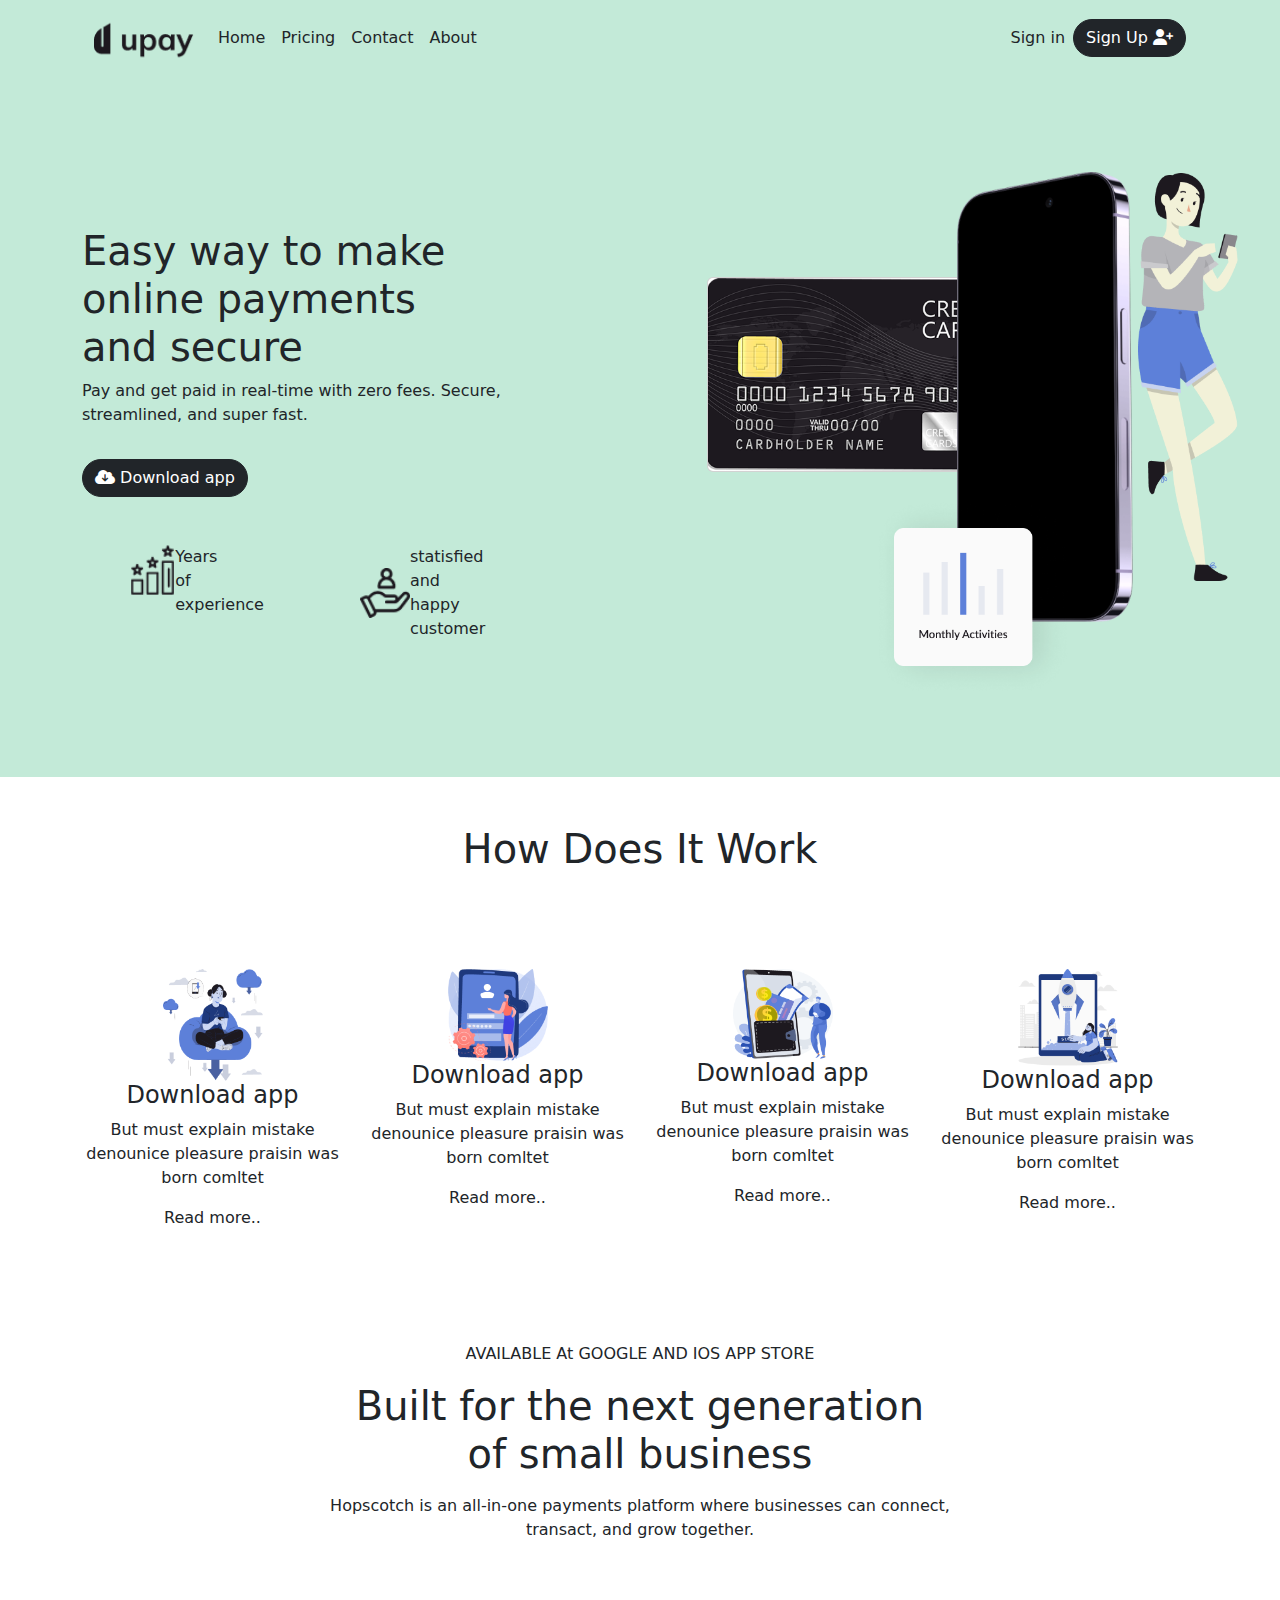
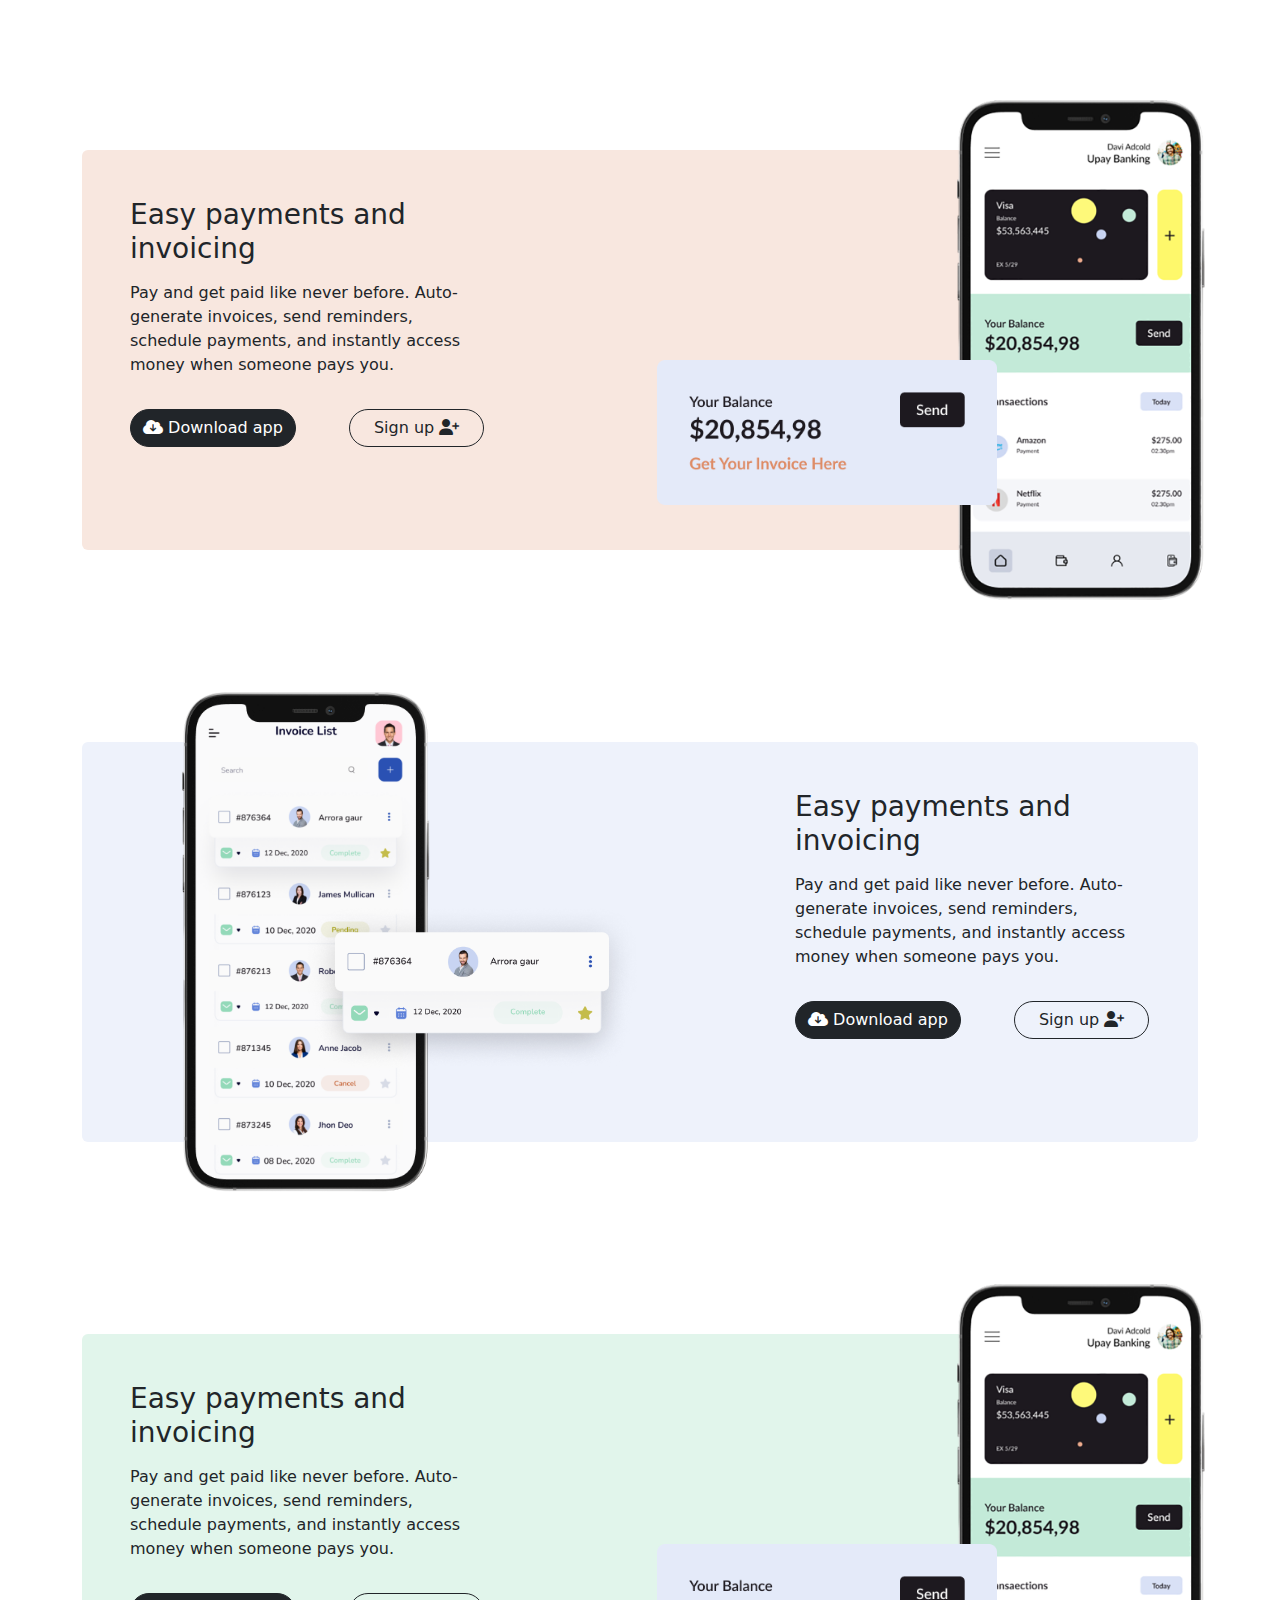
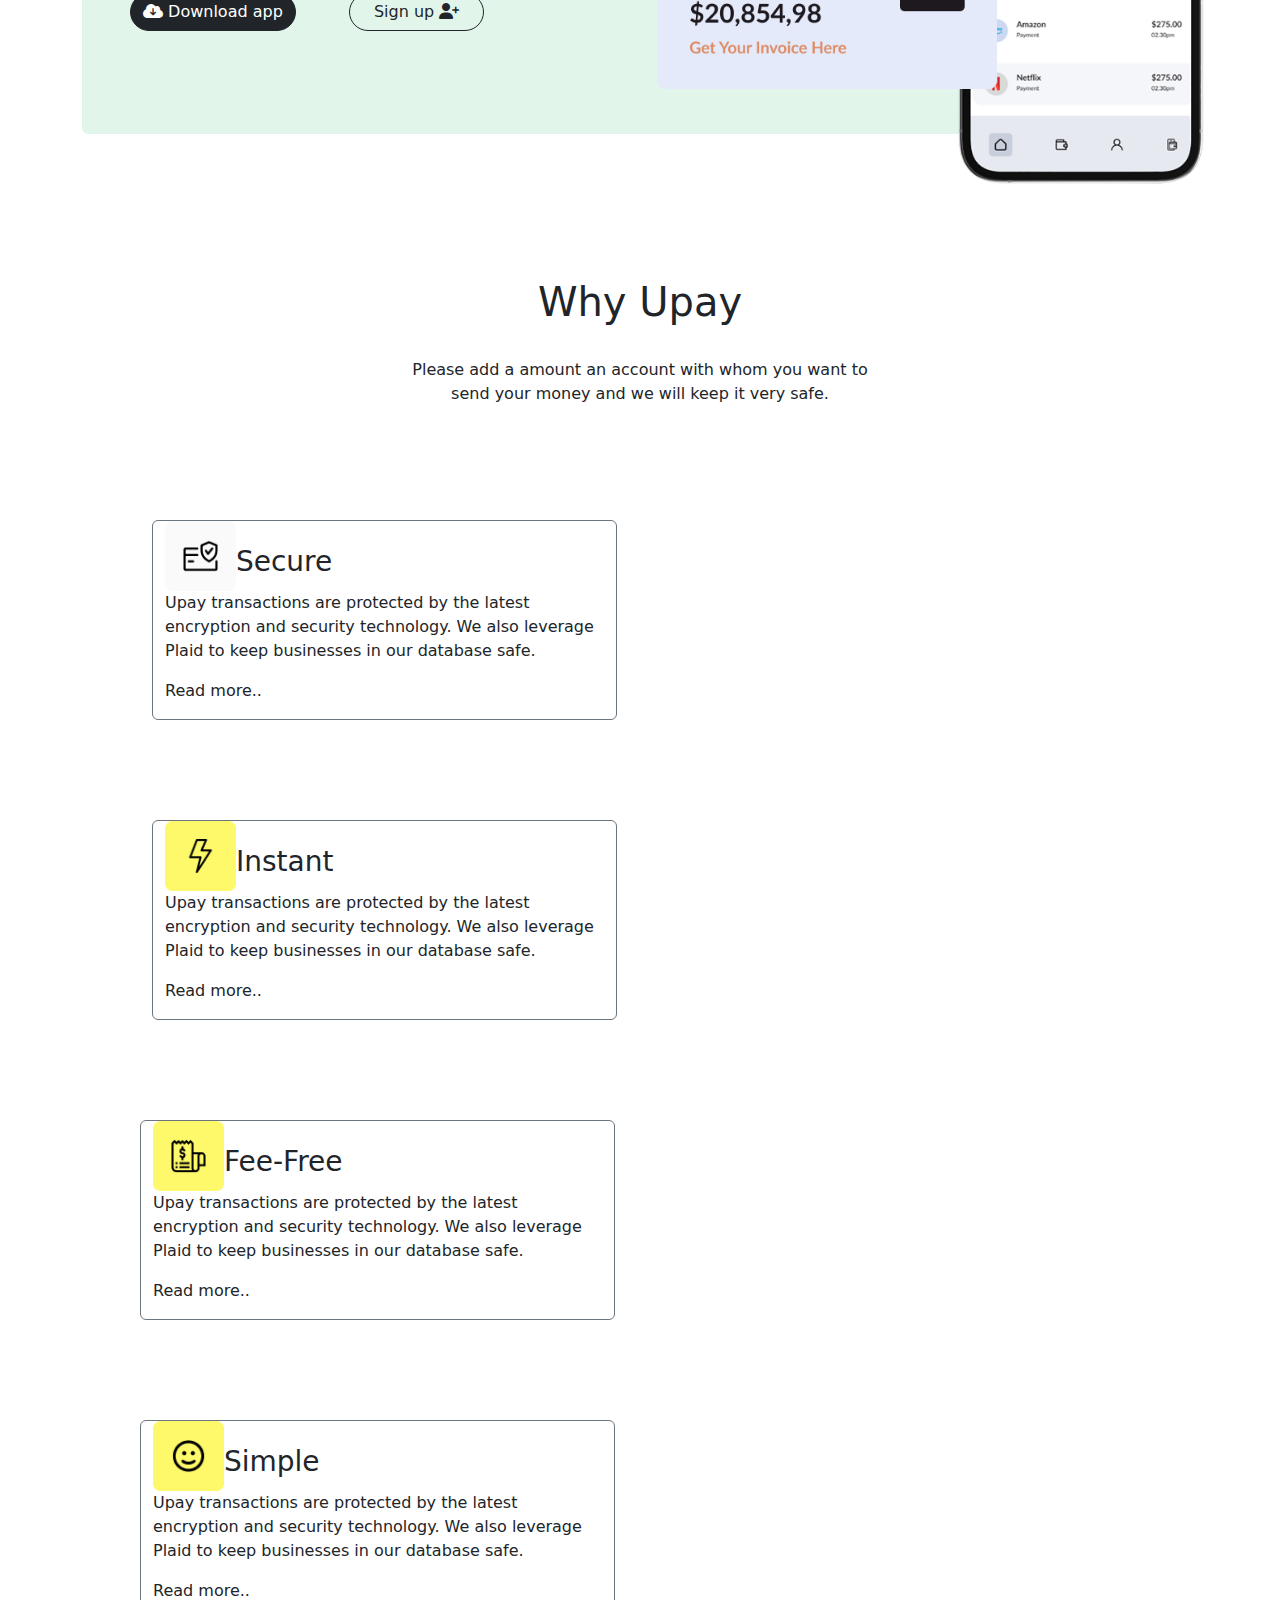
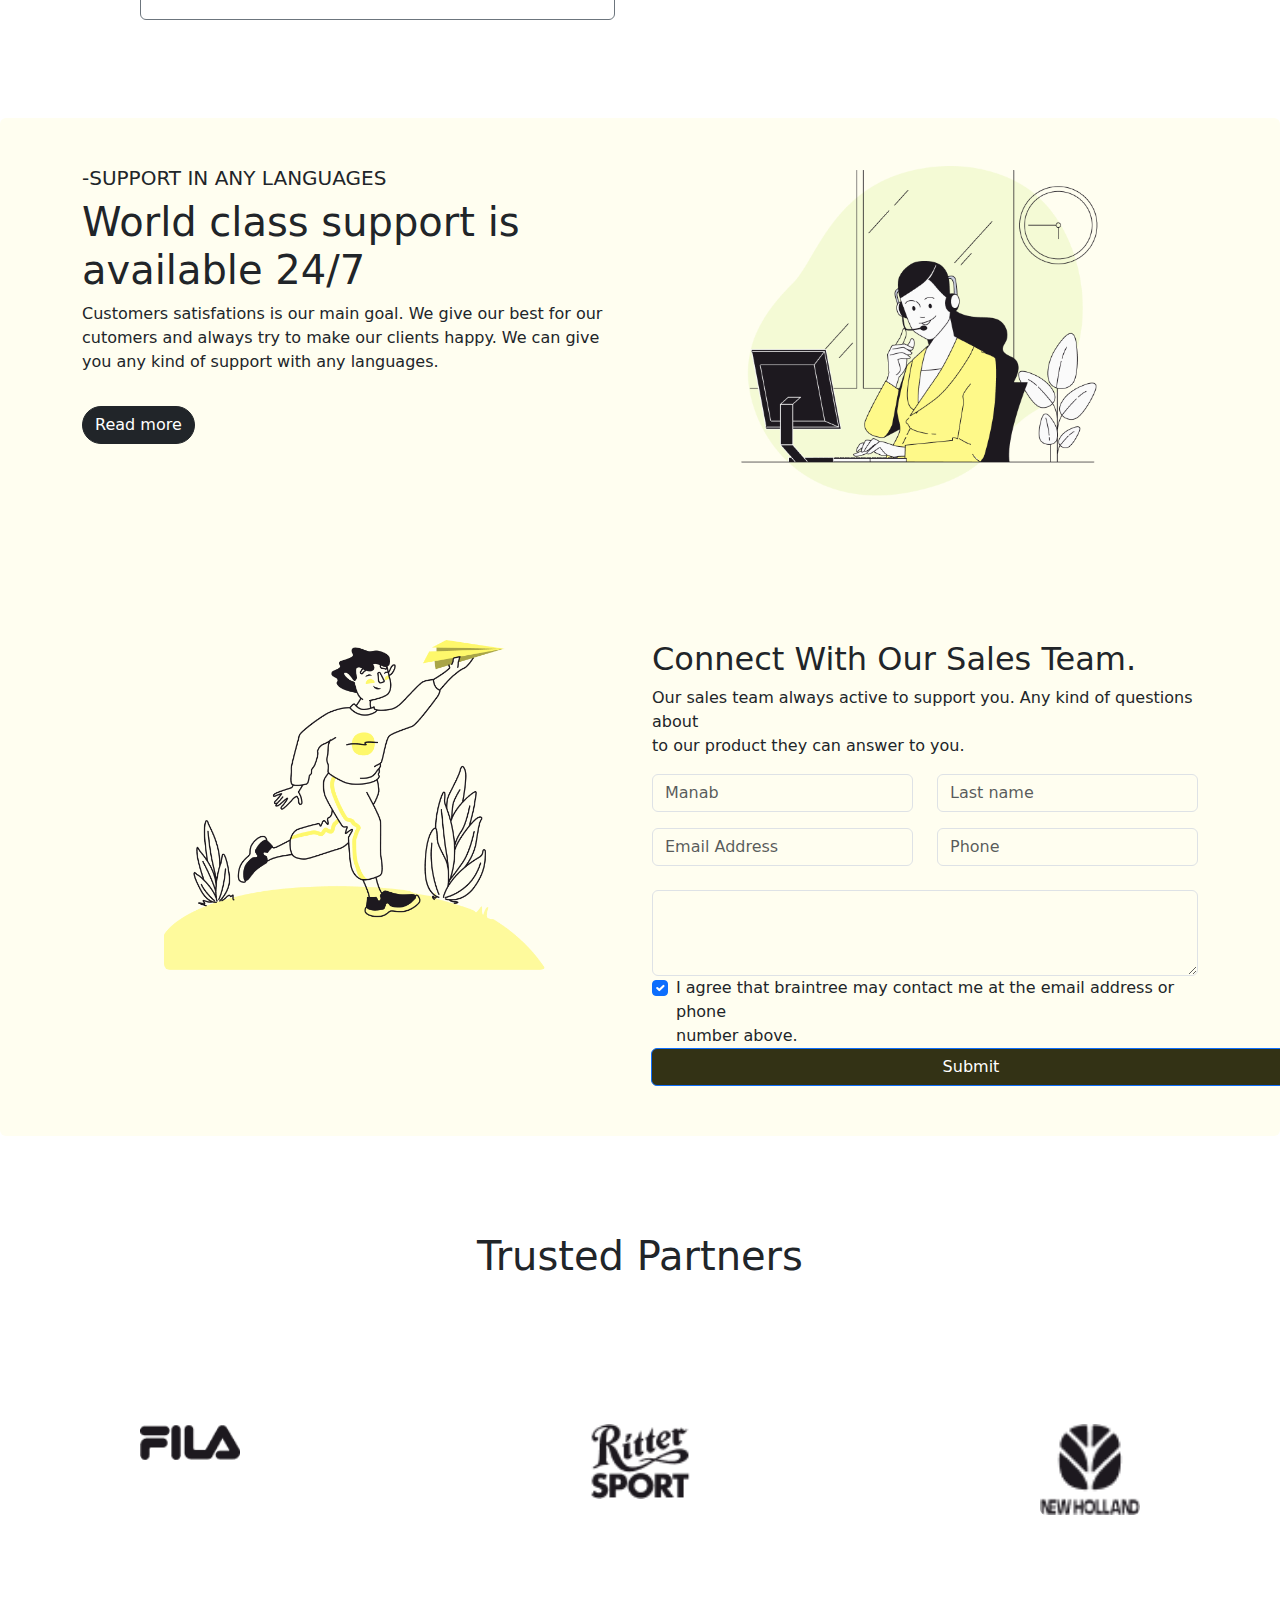
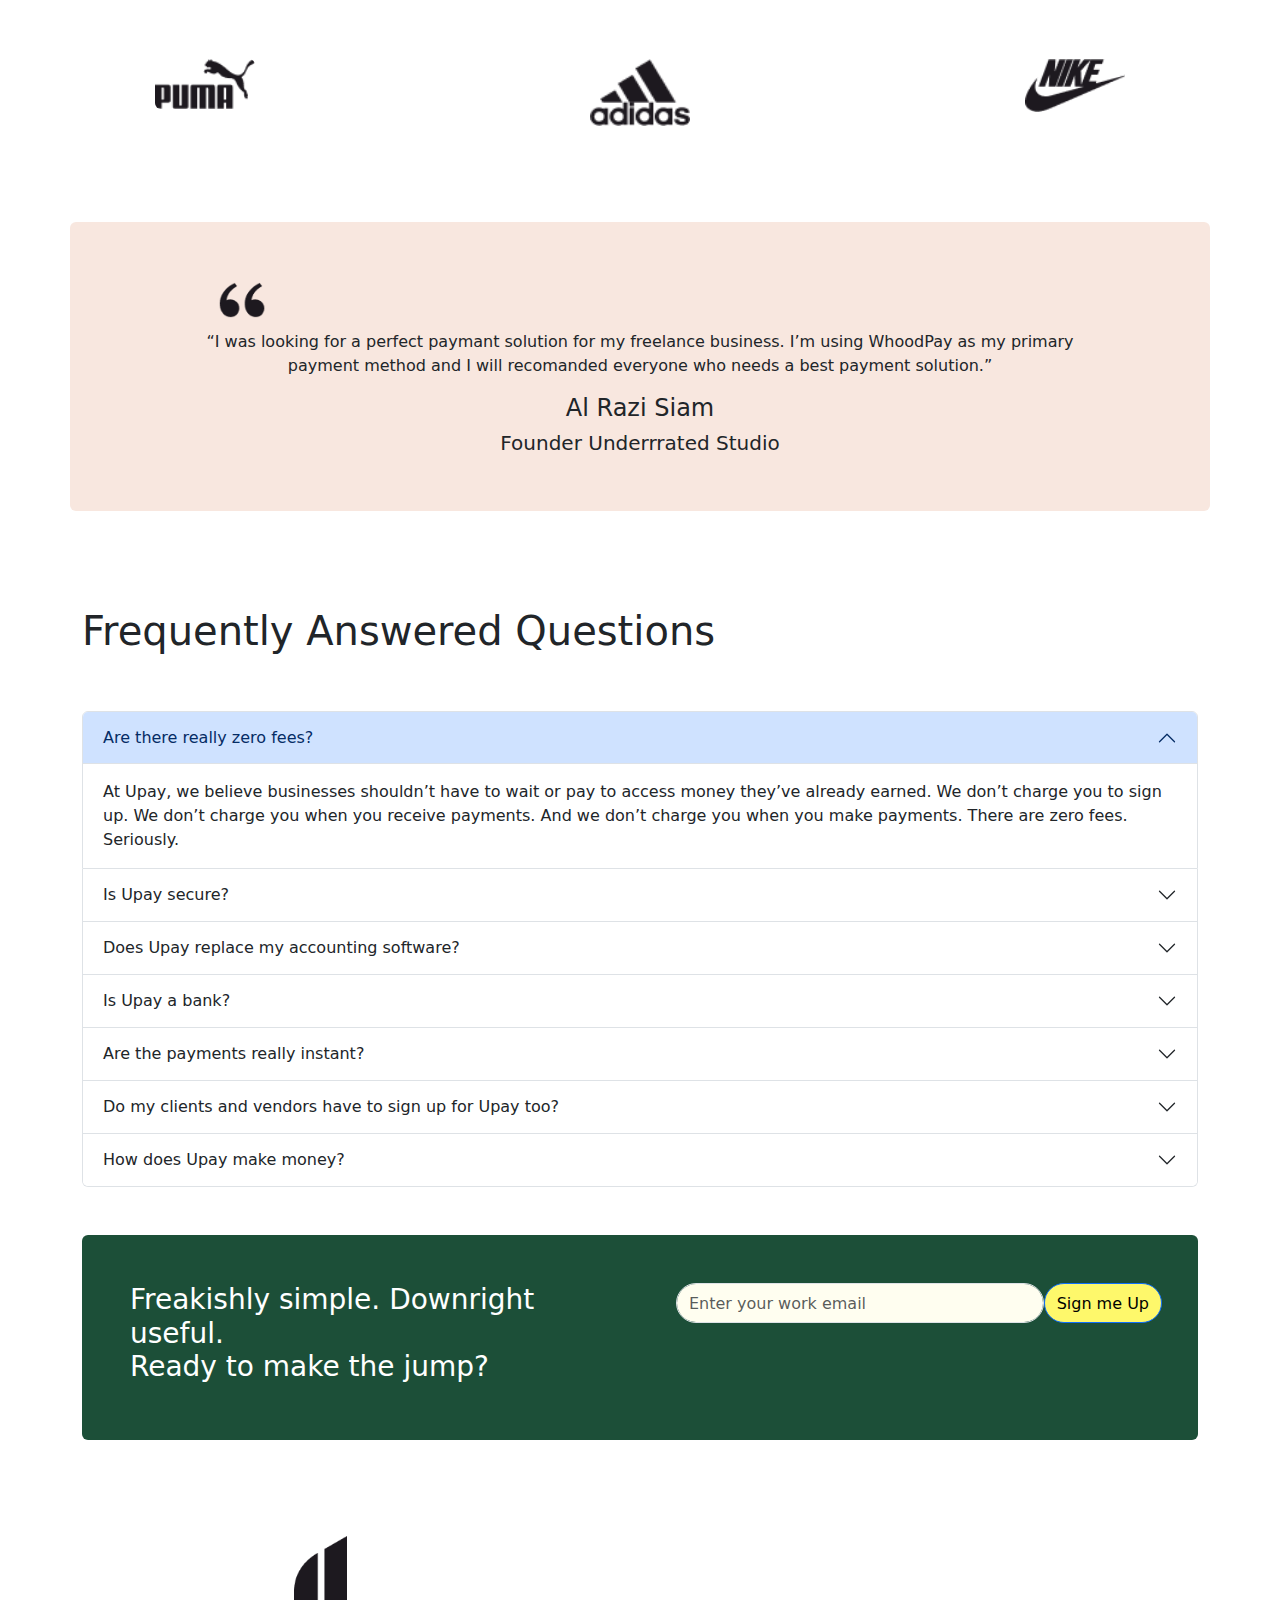
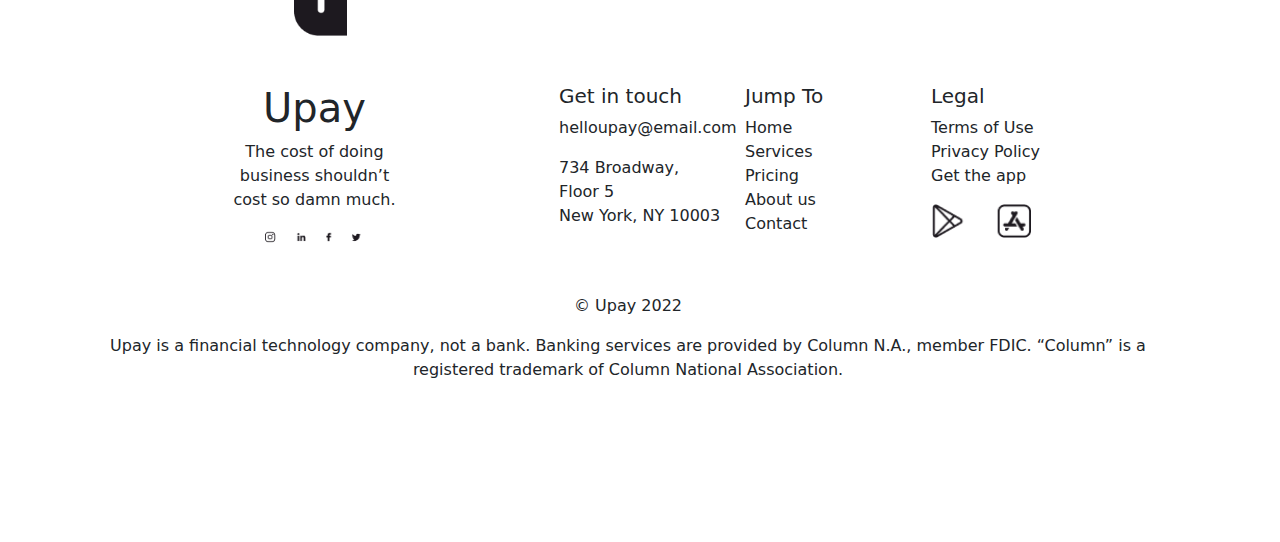
<file: index.html>
<!DOCTYPE html>
<html lang="en">
<head>
    <meta charset="UTF-8">
    <meta name="viewport" content="width=device-width, initial-scale=1.0">
    <title>Document</title>
    <link rel="stylesheet" href="https://cdnjs.cloudflare.com/ajax/libs/font-awesome/6.5.2/css/all.min.css">
    <link rel="stylesheet" href="style.css">
    <link href="https://cdn.jsdelivr.net/npm/bootstrap@5.3.3/dist/css/bootstrap.min.css" rel="stylesheet" integrity="sha384-QWTKZyjpPEjISv5WaRU9OFeRpok6YctnYmDr5pNlyT2bRjXh0JMhjY6hW+ALEwIH" crossorigin="anonymous">
   
  </head>
</head>
<body>
 
 <div class="hero">
   <div class="container">

    <nav class="navbar navbar-expand-lg navbar-light">
      <div class="container">
        <a class="navbar-brand" href="#">
          <img src="img/Logo.png" alt="" />
        </a>
        <button
          class="navbar-toggler "
          type="button"
          data-bs-toggle="collapse"
          data-bs-target="#navbarSupportedContent"
          aria-controls="navbarSupportedContent"
          aria-expanded="false"
          aria-label="Toggle navigation"
        >
          <span class="navbar-toggler-icon"></span>
        </button>
        <div class="collapse navbar-collapse" id="navbarSupportedContent">
          <ul class="navbar-nav  br-3 mb-lg-0">
            <li class="nav-item">
              <a class="nav-link text-dark" href="#">Home</a>
            </li>
            
            <li class="nav-item">
              <a class="nav-link text-dark" href="#" id="prii">Pricing</a>
            </li>
           
            <li class="nav-item">
              <a class="nav-link text-dark" href="#" id="contact-link"> Contact</a>
            </li>
            <li class="nav-item">
              <a class="nav-link text-dark" href="#" id="abouu">About</a>
            </li>
          </ul>
          <ul class="navbar-nav ms-auto mb-2 mb-lg-0">
          <li class="nav-item">
            <a class="nav-link bl-3 text-dark " data-toggle="collapse" href="signin.html">Sign in</a>
          </li></ul>
          <a href="signup.html" class="btn  btn-dark text-capitalize rounded-pill"
            >Sign up <i class="fa-solid fa-user-plus"></i></a>
        </div>
      </div>
    </nav>
  </div>
</div>
<div class="hero1">
  <div class="container">

    <div class="row">
      <div class="samer col-lg-5 col-xs-12">
        <h1>Easy way to make  <br>online payments  <br>and secure</h1>
        <p>Pay and get paid in real-time with zero fees.
          Secure, streamlined, and super fast.</p>
          <button type="button" class="btn btn-dark rounded-pill mb-5 mt-3 "><i class="fa-solid fa-cloud-arrow-down"><a class="link-offset-2 link-underline link-underline-opacity-0 " id="ddddd" href="https://www.unpay.com/h5/en_US/index.html"target="_blank"></i> Download app</button></a>
          <div class="d-flex ">
            <div class="handd   mx-5"><img class="firsttt " src="img/firstt.png" alt="" ><p>Years <br> of experience</p></div>
              <div class="vr "></div>
             <div class="d-flex align-items-center  mx-5"> <p><img class="firsttt" src="img/hand.png" alt="" ><p>statisfied and  <br>happy customer</p>
            </div>
          </div>
      </div>
      <div class="col-lg-7 col-xs-12" id="resize">
        <img class="card" src="img/creaditcard1.png" alt="">
        <img class="iphone" src="img/iPhone-14-Pro.png" alt="">
        
        <img class="propa" src="img/Group.png" alt="">
        <img class="man" src="img/Frame 39.png" alt="">
    </div>
  </div>
</div>
   </div>
<div class="container">
  <div class="row">
    <h1 class="text-center mt-5 mb-5 " >How Does It Work</h1>
    <div class="col-lg-3  mt-5 mb-5 hover1">
      <img src="img/mobile1.png" class="rounded mx-auto d-block" alt="">
      <h4 class="text-center">Download app</h4>
      <p class="text-center">But must explain mistake denounice pleasure praisin was born comltet</p>
      <p class="text-center"><a href="#" class="text-decoration-none text-dark ">Read more..</a></p>
    </div>
    <div class="col-lg-3  mt-5 mb-5 hover1">
      <img src="img/Illustration.png" class="rounded mx-auto d-block" alt="">
      <h4 class="text-center">Download app</h4>
      <p class="text-center">But must explain mistake denounice pleasure praisin was born comltet</p>
      <p class="text-center"><a href="#" class="text-decoration-none text-dark">Read more..</a></p>
    </div>
    <div class="col-lg-3  mt-5 mb-5 hover1">
      <img src="img/Group (3).png" class="rounded mx-auto d-block" alt="">
      <h4 class="text-center">Download app</h4>
      <p class="text-center">But must explain mistake denounice pleasure praisin was born comltet</p>
      <p class="text-center"><a href="#" class="text-decoration-none text-dark">Read more..</a></p>
    </div>
    <div class="col-lg-3  mt-5 mb-5 hover1">
      <img src="img/Group (4).png" class="rounded mx-auto d-block" alt="">
      <h4 class="text-center">Download app</h4>
      <p class="text-center">But must explain mistake denounice pleasure praisin was born comltet</p>
      <p class="text-center"><a href="#" class="text-decoration-none text-dark">Read more..</a></p>
    </div>
  </div>
</div>
 
<div class="container  pt-5 pb-5">
  <p class="text-center">AVAILABLE At GOOGLE AND IOS APP STORE</p>
  <h1 class="text-center">Built for the next generation 
<br class="text-center">of small business  </h1>
<p class="text-center  mb-3 mt-3">Hopscotch is an all-in-one payments platform where businesses can connect, <br> 
  transact, and grow together.</p></div>
  
  <div class="container  mt-5 mb-5  pt-5 pb-5">
    <div class="section1 mt-5 rounded"  id="sec1">
  <div class="row">
    <div class="col-lg-5 ">
      <h3 class="mb-3 mt-5 mx-5 " id="pricc">Easy payments and
        invoicing</h3>
        <p class="mb-3 mt-3 ml-5 mx-5">Pay and get paid like never before. Auto-generate invoices, send reminders, schedule payments, and instantly access money when someone pays you.
        </p>
        <button type="button" class="btn btn-dark rounded-pill mb-5 mt-3 ml-3  mx-5 "><i class="fa-solid fa-cloud-arrow-down"><a class="link-offset-2 link-underline link-underline-opacity-0 " id="ddddd" href="https://www.unpay.com/h5/en_US/index.html"target="_blank"></i> Download app</button></a>
        <a href="signup.html" class="btn btn-outline-dark rounded-pill mb-5 mt-3  px-4 "
            >Sign up <i class="fa-solid fa-user-plus"></i></a>
    </div>
    <div class="col-lg-7 ">
      <div class="img1"><img src="img/iPhone 12 Pro1.png" alt=""></div>
      <div class="img2" ><img src="img/e7saa.png" alt=""></div>
  </div>
</div>
</div>
</div>
 
  <div class="container  mt-5 mb-5  pt-5 pb-5" id="sect2">
    <div class="section2 mt-5 rounded"  id="sec2">
      <div class="row mt-5">
      <div class="col-lg-7  ">
        <div class="img3"><img src="img/iPhone 12 Pro (Wooden Hands) 22.png" alt=""></div>
        <div class="img4" ><img src="img/Img (2.png" alt=""></div>
    </div>
    <div class="col-lg-5 ">
      <h3 class="mb-3 mt-5 mx-5">Easy payments and
        invoicing</h3>
        <p class="mb-3 mt-3 ml-5 mx-5">Pay and get paid like never before. Auto-generate invoices, send reminders, schedule payments, and instantly access money when someone pays you.
        </p>
        <button type="button" class="btn btn-dark rounded-pill mb-5 mt-3 ml-3  mx-5 "><i class="fa-solid fa-cloud-arrow-down"><a class="link-offset-2 link-underline link-underline-opacity-0 " id="ddddd" href="https://www.unpay.com/h5/en_US/index.html"target="_blank"></i> Download app</button></a>
        <a href="signup.html" class="btn btn-outline-dark rounded-pill mb-5 mt-3  px-4 "
            >Sign up <i class="fa-solid fa-user-plus"></i></a>
    </div>
  </div>
</div>
</div>

<div class="container mt-5 mb-5  pt-5 pb-5" >
  <div class="section3 mt-5 rounded"  id="sec1">
<div class="row">
  <div class="col-lg-5 ">
    <h3 class="mb-3 mt-5 mx-5">Easy payments and
      invoicing</h3>
      <p class="mb-3 mt-3 ml-5 mx-5">Pay and get paid like never before. Auto-generate invoices, send reminders, schedule payments, and instantly access money when someone pays you.
      </p>
      <button type="button" class="btn btn-dark rounded-pill mb-5 mt-3 ml-3  mx-5 "><i class="fa-solid fa-cloud-arrow-down"><a class="link-offset-2 link-underline link-underline-opacity-0 " id="ddddd" href="https://www.unpay.com/h5/en_US/index.html"target="_blank"></i> Download app</button></a>
      <a href="signup.html" class="btn btn-outline-dark rounded-pill mb-5 mt-3  px-4 "
          >Sign up <i class="fa-solid fa-user-plus"></i></a>
  </div>
  <div class="col-lg-7 ">
    <div class="img1"><img src="img/iPhone 12 Pro1.png" alt=""></div>
    <div class="img2" ><img src="img/e7saa.png" alt=""></div>
</div>
</div>
</div>
</div>

<div class="container ">
  <h1 class="text-center  pt-5 pb">Why Upay</h1>
  <p class="text-center  pt-4 pb-5">Please add a amount an account with whom you want to <br> send your money and we will keep it very safe.</p>
  <div class="container d-flex ">
  <div class="row">
    
    <div class="col-lg-5 col-xs-12 border border-secondary rounded pr-3 pl-2 " id="hov1">
      <div class="d-flex "><img src="img/Frame 751.png" id="imgs"  alt="">
      <h3 class="mt-4">Secure</h3></div>
      <p>Upay transactions are protected by the latest encryption and security technology. We also leverage Plaid to keep businesses in our database safe.</p>
      <p><a href="https://www.unpay.com/h5/en_US/index.html" class="text-decoration-none text-dark">Read more..</a></p>
    </div>
    
  
  <div class="col-lg-5  col-xs-12 border border-secondary rounded"  id="hov1">
    <div class="d-flex"><img src="img/Frame 751 (1).png" id="imgs" alt="">
    <h3 class="mt-4 ">Instant</h3></div>
    <p>Upay transactions are protected by the latest encryption and security technology. We also leverage Plaid to keep businesses in our database safe.</p>
    <p><a href="#" target="_blank" class="text-decoration-none text-dark">Read more..</a></p>
  </div>
  </div>
</div>
</div>
<div class="container d-flex mb-5">
  <div class="row ">
    
    <div class="col-lg-5  col-xs-12 border border-secondary rounded  pr-3 pl-2" id="hov1">
      <div class="d-flex"><img src="img/Frame 751 (2).png" id="imgs"  alt="">
      <h3 class="mt-4">Fee-Free</h3></div>
      <p>Upay transactions are protected by the latest encryption and security technology. We also leverage Plaid to keep businesses in our database safe.</p>
      <p><a href="#" class="text-decoration-none text-dark">Read more..</a></p>
    </div>
    
  
  <div class="col-lg-5  col-xs-12 border border-secondary rounded"id="hov1">
    <div class="d-flex"><img src="img/Frame 751 (3).png" id="imgs"  alt="">
    <h3 class="mt-4">Simple</h3></div>
    <p>Upay transactions are protected by the latest encryption and security technology. We also leverage Plaid to keep businesses in our database safe.</p>
    <p><a href="#" class="text-decoration-none text-dark">Read more..</a></p>
  </div>
  </div>
</div>
</div>
</div>

<div  class="rounded" id="colors">
<div class="container mt-5 mb-5">
  <div class="row pt-5 pb-5">
    <div class="col-lg-6 ">
      <h5>-SUPPORT IN ANY LANGUAGES</h5>
      <h1>World class support is <br>available 24/7</h1>
      <p>Customers satisfations is our main goal. We give our best for our <br> cutomers and always try to make our clients happy. We can give <br> you any kind of support with any languages.</p>
      <button type="button" class="btn btn-dark rounded-pill mb-5 mt-3" id="readmoree"> Read more</button>
    </div>
    <div class="col-lg-6 ">
      <div class="tabl"><img src="img/Table.png " class="rounded mx-auto d-block" alt=""></div>
    </div>
  </div>
</div>

<div class="container mt-5 mb-5">
  <div class="row  pt-5 pb-5">
    <div class="col-lg-6 ">
      <div class="tabl"><img src="img/suffex.png " class="rounded mx-auto d-block" alt=""></div>
    </div>
      <div class="col-lg-6  col-xs-12">
        <h2 class=" fooorm" id="fooorm">Connect With Our Sales Team.</h2>
        <p>Our sales team always active to support you. Any kind of questions about <br> to our product they can answer to you.</p>
        <form>
          <div class="row mb-3  col-xs-12">
            <div class="col ">
              <input type="text" class="form-control"  id="coloo" placeholder="Manab">
            </div>
            <div class="col">
              <input type="text" class="form-control"  id="coloo" placeholder="Last name">
            </div>
          </div>
            <div class="row">
              <div class="col">
                <input type="text" class="form-control"  id="coloo" placeholder="Email Address">
              </div>
              <div class="col">
                <input type="text" class="form-control" id="coloo" placeholder="Phone">
              </div>
          </div>
          <div class="form-group">
            <label for="exampleFormControlTextarea1" id="coloo"></label>
            <textarea class="form-control" id="coloo" rows="3"></textarea>
          </div>
          <div class="form-check">
            <input class="form-check-input" type="checkbox" value="" id="flexCheckChecked" checked>
            <label class="form-check-label" for="flexCheckChecked">
              I agree that braintree may contact me at the email address or phone <br> number above.
            </label>
            <button type="submit" class="btn btn-primary" id="submitt">Submit</button>
        </form>
    </div>
  </div>
</div>
</div></div>
<div class="container mt-5">
  <h1 class="text-center  pt-5 pb-5">Trusted Partners</h1>
  <div class="row mt-5 mb-5  pt-5 pb-5 ">
    <div class="col-lg-4 col-xs-12">
      <div class="logooo" id="lonew"> <a href="https://www.fila.com/"target="_blank"><img src="img/Logo 1.png " class="rounded mx-auto d-block" alt=""></a></div></div>
      <div class="col-lg-4 col-xs-12">
      <div class="logooo"><a href="https://www.ritter-sport.com/en"target="_blank"><img src="img/Logo (2).png" class="rounded mx-auto d-block" alt=""></a></div></div>
      <div class="col-lg-4 col-xs-12">
      <div class="logooo" id="loonew"><a href="https://www.newholland.com/splash"target="_blank"><img src="img/Logo (3).png " class="rounded mx-auto d-block" alt=""></a></div></div>
    </div>
  </div>
  <div class="row mt-5 mb-5  pt-5 pb-5 ">
    <div class="col-lg-4  col-xs-12">
      <div class="logooo"><a href="https://sa.puma.com/en/?gad_source=1&gclid=Cj0KCQjwjLGyBhCYARIsAPqTz1-SVA5NV3Phdo4B_u4XgFo_-WPZuI7tUK7norv7wqwWCf_8LuFtdjQaAuh-EALw_wcB"target="_blank"><img src="img/Logo (4).png " class="rounded mx-auto d-block" alt=""></a></div></div>
      <div class="col-lg-4  col-xs-12">
      <div class="logooo"><a href="https://www.adidas.com/us"target="_blank"><img src="img/Logo (5).png" class="rounded mx-auto d-block" alt=""></a></div></div>
      <div class="col-lg-4  col-xs-12">
      <div class="logooo"><a href="https://www.nike.sa/en/home?gad_source=1&gclid=Cj0KCQjwjLGyBhCYARIsAPqTz1-OBabUA3AQNbKigAmgaq8xjcsGtboUD-n8wqs0tFOU9vOy67HcdX8aAtboEALw_wcB"target="_blank"><img src="img/Logo (6).png" class="rounded mx-auto d-block" alt=""></a></div></div>
    </div>
  </div>


<div class="container mt-5 mb-5 rounded" id="colora">
  <div class="row  pt-5 pb-5">
    <div class=" col-xs-12">
   <div class="qota"><img src="img/quote 1.png" alt=""></div> 
    <p class="text-center">“I was looking for a perfect paymant solution for my freelance business. I’m using WhoodPay as my primary <br> payment method and I will recomanded everyone who needs a best payment solution.”</p>
    <h4 class="text-center">Al Razi Siam</h4>
    <h5 class="text-center">Founder Underrrated Studio</h5>
  </div>
</div></div>

<div class="container mb-5">
  <div class="row">
    <h1 class=" pt-5 pb-5" id="freq">Frequently Answered Questions</h1>
    <div class="accordion" id="accordionExample">
      <div class="accordion-item">
        <h2 class="accordion-header" id="headingOne">
          <button class="accordion-button" type="button" data-bs-toggle="collapse" data-bs-target="#collapseOne" aria-expanded="true" aria-controls="collapseOne">
            Are there really zero fees?
          </button>
        </h2>
        <div id="collapseOne" class="accordion-collapse collapse show" aria-labelledby="headingOne" data-bs-parent="#accordionExample">
          <div class="accordion-body">
            At Upay, we believe businesses shouldn’t have to wait or pay to access money they’ve already earned. We don’t charge you to sign up. We don’t charge you when you receive payments. And we don’t charge you when you make payments. There are zero fees. Seriously.
          </div>
        </div>
      </div>
      <div class="accordion-item">
        <h2 class="accordion-header" id="panelsStayOpen-headingTwo">
          <button class="accordion-button collapsed" type="button" data-bs-toggle="collapse" data-bs-target="#panelsStayOpen-collapseTwo" aria-expanded="false" aria-controls="panelsStayOpen-collapseTwo">
            Is Upay secure?
          </button>
        </h2>
        <div id="panelsStayOpen-collapseTwo" class="accordion-collapse collapse" aria-labelledby="panelsStayOpen-headingTwo">
          <div class="accordion-body">
            <strong>This is the second item's accordion body.</strong> It is hidden by default, until the collapse plugin adds the appropriate classes that we use to style each element. These classes control the overall appearance, as well as the showing and hiding via CSS transitions. You can modify any of this with custom CSS or overriding our default variables. It's also worth noting that just about any HTML can go within the <code>.accordion-body</code>, though the transition does limit overflow.
          </div>
        </div>
      </div>

      <div class="accordion-item">
        <h2 class="accordion-header" id="panelsStayOpen-headingThree">
          <button class="accordion-button collapsed" type="button" data-bs-toggle="collapse" data-bs-target="#panelsStayOpen-collapseThree" aria-expanded="false" aria-controls="panelsStayOpen-collapseThree">
            Does Upay replace my accounting software?
          </button>
        </h2>
        <div id="panelsStayOpen-collapseThree" class="accordion-collapse collapse" aria-labelledby="panelsStayOpen-headingThree">
          <div class="accordion-body">
            <strong>This is the second item's accordion body.</strong> It is hidden by default, until the collapse plugin adds the appropriate classes that we use to style each element. These classes control the overall appearance, as well as the showing and hiding via CSS transitions. You can modify any of this with custom CSS or overriding our default variables. It's also worth noting that just about any HTML can go within the <code>.accordion-body</code>, though the transition does limit overflow.
          </div>
        </div>
      </div>

      <div class="accordion-item">
        <h2 class="accordion-header" id="panelsStayOpen-headingFour">
          <button class="accordion-button collapsed" type="button" data-bs-toggle="collapse" data-bs-target="#panelsStayOpen-collapseFour" aria-expanded="false" aria-controls="panelsStayOpen-collapseFour">
            Is Upay a bank?
          </button>
        </h2>
        <div id="panelsStayOpen-collapseFour" class="accordion-collapse collapse" aria-labelledby="panelsStayOpen-headingFour">
          <div class="accordion-body">
            <strong>This is the second item's accordion body.</strong> It is hidden by default, until the collapse plugin adds the appropriate classes that we use to style each element. These classes control the overall appearance, as well as the showing and hiding via CSS transitions. You can modify any of this with custom CSS or overriding our default variables. It's also worth noting that just about any HTML can go within the <code>.accordion-body</code>, though the transition does limit overflow.
          </div>
        </div>
      </div>

      <div class="accordion-item">
        <h2 class="accordion-header" id="panelsStayOpen-headingFive">
          <button class="accordion-button collapsed" type="button" data-bs-toggle="collapse" data-bs-target="#panelsStayOpen-collapseFive" aria-expanded="false" aria-controls="panelsStayOpen-collapseFive">
            Are the payments really instant?
          </button>
        </h2>
        <div id="panelsStayOpen-collapseFive" class="accordion-collapse collapse" aria-labelledby="panelsStayOpen-headingFive">
          <div class="accordion-body">
            <strong>This is the second item's accordion body.</strong> It is hidden by default, until the collapse plugin adds the appropriate classes that we use to style each element. These classes control the overall appearance, as well as the showing and hiding via CSS transitions. You can modify any of this with custom CSS or overriding our default variables. It's also worth noting that just about any HTML can go within the <code>.accordion-body</code>, though the transition does limit overflow.
          </div>
        </div>
      </div>

      <div class="accordion-item">
        <h2 class="accordion-header" id="panelsStayOpen-headingSix">
          <button class="accordion-button collapsed" type="button" data-bs-toggle="collapse" data-bs-target="#panelsStayOpen-collapseSix" aria-expanded="false" aria-controls="panelsStayOpen-collapseSix">
            Do my clients and vendors have to sign up for Upay too?
          </button>
        </h2>
        <div id="panelsStayOpen-collapseSix" class="accordion-collapse collapse" aria-labelledby="panelsStayOpen-headingSix">
          <div class="accordion-body">
            <strong>This is the second item's accordion body.</strong> It is hidden by default, until the collapse plugin adds the appropriate classes that we use to style each element. These classes control the overall appearance, as well as the showing and hiding via CSS transitions. You can modify any of this with custom CSS or overriding our default variables. It's also worth noting that just about any HTML can go within the <code>.accordion-body</code>, though the transition does limit overflow.
          </div>
        </div>
      </div>

      <div class="accordion-item">
        <h2 class="accordion-header" id="panelsStayOpen-headingSeven">
          <button class="accordion-button collapsed" type="button" data-bs-toggle="collapse" data-bs-target="#panelsStayOpen-collapseSeven" aria-expanded="false" aria-controls="panelsStayOpen-collapseSeven">
            How does Upay make money?
          </button>
        </h2>
        <div id="panelsStayOpen-collapseSeven" class="accordion-collapse collapse" aria-labelledby="panelsStayOpen-headingSeven">
          <div class="accordion-body">
            <strong>This is the second item's accordion body.</strong> It is hidden by default, until the collapse plugin adds the appropriate classes that we use to style each element. These classes control the overall appearance, as well as the showing and hiding via CSS transitions. You can modify any of this with custom CSS or overriding our default variables. It's also worth noting that just about any HTML can go within the <code>.accordion-body</code>, though the transition does limit overflow.
          </div>
        </div>
      </div>
  </div>
</div>

<div class="container mb-5 mt-5 rounded" id="colorb">
  <div class="row pt-5 pb-5 pl-2 pr-2">
    <div class="col-lg-6  col-xs-12 px-5 ">
      <h3 class="text-white">Freakishly simple. Downright useful. <br> Ready to make the jump?</h3>
    </div>
    <div class="col-lg-6 ">
      <form class="form-inline ">
        <div class="form-group mx-sm-4 d-flex">
          <div class="col  col-xs-12">
            <input type="text" class="form-control rounded-pill  pt-2" id="coloo" placeholder="Enter your work email">
          </div>
       
        <button type="submit" class="btn btn-primary rounded-pill  pt-2" id="bott">Sign me Up</button> </div>
      </form>
    </div>
  </div>
</div>

<div class="container rounded footer" id="footer">
  <div class="row pt-5 pl-2 pr-2">
    <img src="img/Layer_1.png" id="imgu" class="imgf" alt="">
  </div>
  <div class="row pt-5 pb-5 pl-2 pr-2">
    <div class="col-lg-5 pl-2 pr-2">
      <h1 class="text-center">Upay</h1>
      <p class="text-center">The cost of doing <br>
        business shouldn’t <br>
        cost so damn much.</p>
        <img src="img/Frame 30.png" class="rounded mx-auto d-block" alt="">
    </div>
    <div class="col-lg-2 pl-2 pr-2">
      <h5>Get in touch</h5>
      <p>helloupay@email.com </p>
      <p> 734 Broadway, Floor 5 <br>New York, NY 10003</p>
    </div>
    <div class="col-lg-2 pl-2 pr-2">
      <h5>Jump To</h5>
      <a href="#" class="link-dark text-decoration-none">Home</a><br>
      <a href="#" class="link-dark text-decoration-none">Services</a><br>
      <a href="#" class="link-dark text-decoration-none">Pricing</a><br>
      <a href="#" class="link-dark text-decoration-none">About us</a><br>
      <a href="#" class="link-dark text-decoration-none">Contact</a><br>
    </div>

    <div class="col-lg-3  pl-2 pr-2">
      <h5>Legal</h5>
      <a href="#" class="link-dark text-decoration-none">Terms of Use</a><br>
      <a href="#" class="link-dark text-decoration-none">Privacy Policy</a><br>
      <a href="#" class="link-dark text-decoration-none">Get the app</a><br>
      <img src="img/Frame 816.png" class="pt-3" alt="">
    </div>

    <div class="row pt-5 pb-5 pl-2 pr-2">
      <p class="text-center">© Upay 2022</p>
      <p class="text-center">Upay is a financial technology company, not a bank. Banking services are provided by Column N.A., member FDIC. “Column” is a registered trademark of Column National Association.</p>
    </div>
  </div>
</div>




    <script src="https://cdn.jsdelivr.net/npm/@popperjs/core@2.11.8/dist/umd/popper.min.js" integrity="sha384-I7E8VVD/ismYTF4hNIPjVp/Zjvgyol6VFvRkX/vR+Vc4jQkC+hVqc2pM8ODewa9r" crossorigin="anonymous"></script>
<script src="https://cdn.jsdelivr.net/npm/bootstrap@5.3.3/dist/js/bootstrap.min.js" integrity="sha384-0pUGZvbkm6XF6gxjEnlmuGrJXVbNuzT9qBBavbLwCsOGabYfZo0T0to5eqruptLy" crossorigin="anonymous"></script>
    <script src="app.js"></script>
</body>
</html>
</file>
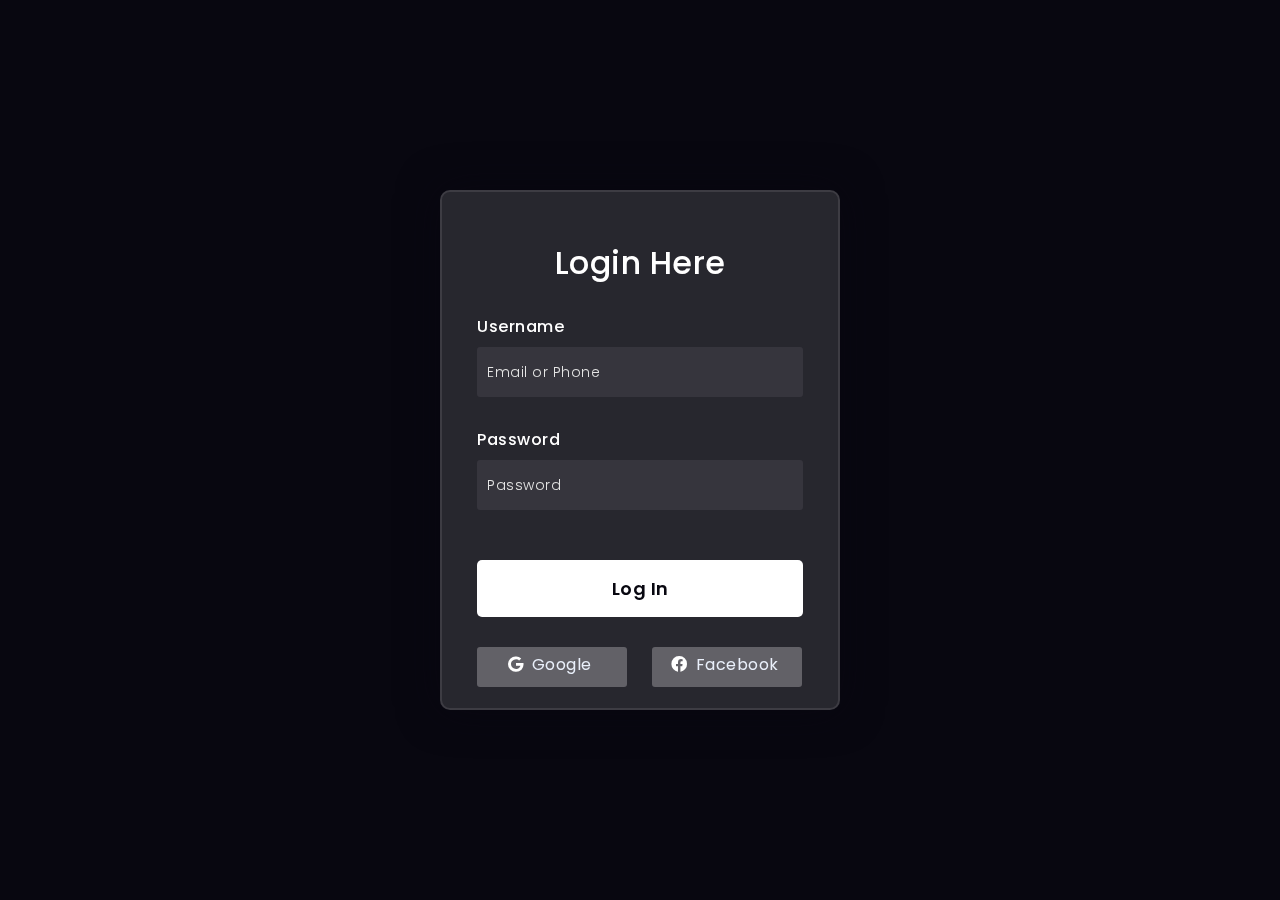
<file: signin.html>
<!DOCTYPE html>
<html lang="en" >
<head>
  <meta charset="UTF-8">
  <title> Glassmorphism login Form | Nothing4us </title>
  
</head>
<body>
<!-- partial:index.partial.html -->
<!DOCTYPE html>
<html lang="en">
<head>
  
    <title>Glassmorphism login Form Tutorial in html css</title>
 
    <link rel="preconnect" href="https://fonts.gstatic.com">
    <link rel="stylesheet" href="https://cdnjs.cloudflare.com/ajax/libs/font-awesome/5.15.4/css/all.min.css">
    <link href="https://fonts.googleapis.com/css2?family=Poppins:wght@300;500;600&display=swap" rel="stylesheet">
    <!--Stylesheet-->
    <style media="screen">
      *,
*:before,
*:after{
    padding: 0;
    margin: 0;
    box-sizing: border-box;
}
body{
    background-color: #080710;
}
.background{
    width: 430px;
    height: 520px;
    position: absolute;
    transform: translate(-50%,-50%);
    left: 50%;
    top: 50%;
}
.background .shape{
    height: 200px;
    width: 200px;
    position: absolute;
    border-radius: 50%;
}
.shape:first-child{
    background: linear-gradient(
        #1845ad,
        #23a2f6
    );
    left: -80px;
    top: -80px;
}
.shape:last-child{
    background: linear-gradient(
        to right,
        #ff512f,
        #f09819
    );
    right: -30px;
    bottom: -80px;
}
form{
    height: 520px;
    width: 400px;
    background-color: rgba(255,255,255,0.13);
    position: absolute;
    transform: translate(-50%,-50%);
    top: 50%;
    left: 50%;
    border-radius: 10px;
    backdrop-filter: blur(10px);
    border: 2px solid rgba(255,255,255,0.1);
    box-shadow: 0 0 40px rgba(8,7,16,0.6);
    padding: 50px 35px;
}
form *{
    font-family: 'Poppins',sans-serif;
    color: #ffffff;
    letter-spacing: 0.5px;
    outline: none;
    border: none;
}
form h3{
    font-size: 32px;
    font-weight: 500;
    line-height: 42px;
    text-align: center;
}

label{
    display: block;
    margin-top: 30px;
    font-size: 16px;
    font-weight: 500;
}
input{
    display: block;
    height: 50px;
    width: 100%;
    background-color: rgba(255,255,255,0.07);
    border-radius: 3px;
    padding: 0 10px;
    margin-top: 8px;
    font-size: 14px;
    font-weight: 300;
}
::placeholder{
    color: #e5e5e5;
}
button{
    margin-top: 50px;
    width: 100%;
    background-color: #ffffff;
    color: #080710;
    padding: 15px 0;
    font-size: 18px;
    font-weight: 600;
    border-radius: 5px;
    cursor: pointer;
}
.social{
  margin-top: 30px;
  display: flex;
}
.social div{
  background: red;
  width: 150px;
  border-radius: 3px;
  padding: 5px 10px 10px 5px;
  background-color: rgba(255,255,255,0.27);
  color: #eaf0fb;
  text-align: center;
}
.social div:hover{
  background-color: rgba(255,255,255,0.47);
}
.social .fb{
  margin-left: 25px;
}
.social i{
  margin-right: 4px;
}

    </style>
</head>
<body>
    <div class="background">
        
    </div>
    <form>
        <h3>Login Here</h3>

        <label for="username">Username</label>
        <input type="text" placeholder="Email or Phone" id="username">

        <label for="password">Password</label>
        <input type="password" placeholder="Password" id="password">

        <button>Log In</button>
        <div class="social">
          <div class="go"><i class="fab fa-google"></i>  Google</div>
          <div class="fb"><i class="fab fa-facebook"></i>  Facebook</div>
        </div>
    </form>
</body>
</html>
<!-- partial -->
  
</body>
</html>
</file>
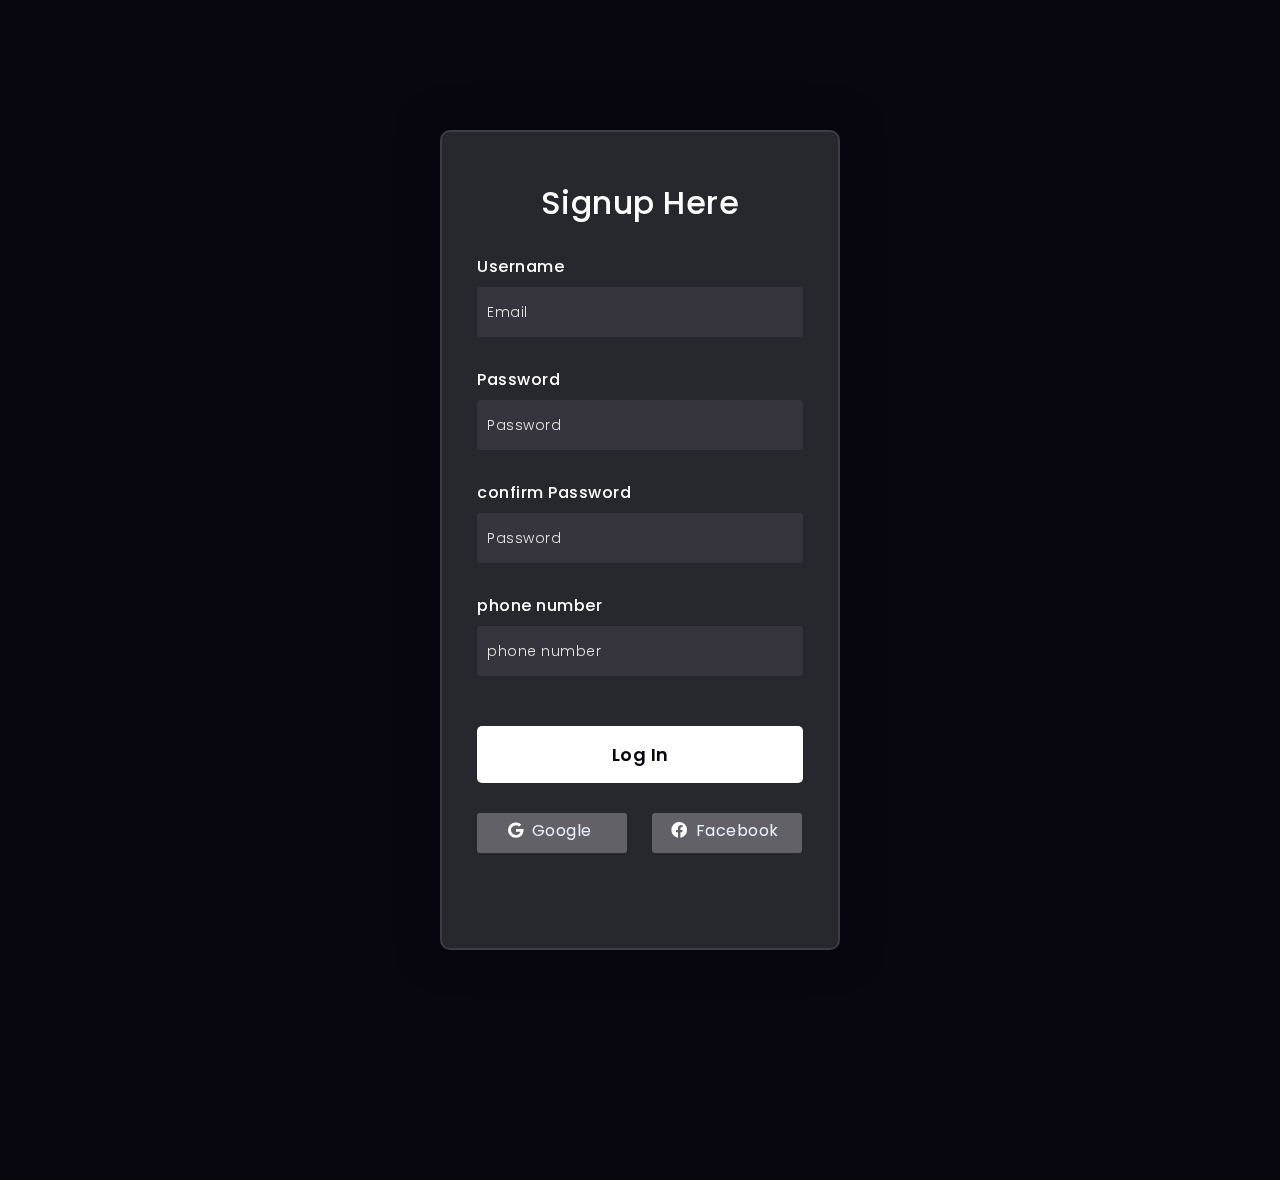
<file: signup.html>
<!DOCTYPE html>
<html lang="en" >
<head>
  <meta charset="UTF-8">
  <title> Glassmorphism login Form | Nothing4us </title>
  
</head>
<body>
<!-- partial:index.partial.html -->
<!DOCTYPE html>
<html lang="en">
<head>
  
    <title>Glassmorphism login Form Tutorial in html css</title>
 
    <link rel="preconnect" href="https://fonts.gstatic.com">
    <link rel="stylesheet" href="https://cdnjs.cloudflare.com/ajax/libs/font-awesome/5.15.4/css/all.min.css">
    <link href="https://fonts.googleapis.com/css2?family=Poppins:wght@300;500;600&display=swap" rel="stylesheet">
    <!--Stylesheet-->
    <style media="screen">
      *,
*:before,
*:after{
    padding: 0;
    margin: 0;
    box-sizing: border-box;
}
body{
    background-color: #080710;
}
.background{
    width: 430px;
    height: 920px;
    position: absolute;
    transform: translate(-50%,-50%);
    left: 50%;
    top: 80%;
}
.background .shape{
    height: 400px;
    width: 200px;
    position: absolute;
    border-radius: 50%;
}
.shape:first-child{
    background: linear-gradient(
        #1845ad,
        #23a2f6
    );
    left: -80px;
    top: -80px;
}
.shape:last-child{
    background: linear-gradient(
        to right,
        #ff512f,
        #f09819
    );
    right: -30px;
    bottom: -80px;
}
form{
    height: 820px;
    width: 400px;
    background-color: rgba(255,255,255,0.13);
    position: absolute;
    transform: translate(-50%,-50%);
    top: 60%;
    left: 50%;
    border-radius: 10px;
    backdrop-filter: blur(10px);
    border: 2px solid rgba(255,255,255,0.1);
    box-shadow: 0 0 40px rgba(8,7,16,0.6);
    padding: 50px 35px;
}
form *{
    font-family: 'Poppins',sans-serif;
    color: #ffffff;
    letter-spacing: 0.5px;
    outline: none;
    border: none;
}
form h3{
    font-size: 32px;
    font-weight: 500;
    line-height: 42px;
    text-align: center;
}

label{
    display: block;
    margin-top: 30px;
    font-size: 16px;
    font-weight: 500;
}
input{
    display: block;
    height: 50px;
    width: 100%;
    background-color: rgba(255,255,255,0.07);
    border-radius: 3px;
    padding: 0 10px;
    margin-top: 8px;
    font-size: 14px;
    font-weight: 300;
}
::placeholder{
    color: #e5e5e5;
}
button{
    margin-top: 50px;
    width: 100%;
    background-color: #ffffff;
    color: #080710;
    padding: 15px 0;
    font-size: 18px;
    font-weight: 600;
    border-radius: 5px;
    cursor: pointer;
}
.social{
  margin-top: 30px;
  display: flex;
}
.social div{
  background: red;
  width: 150px;
  border-radius: 3px;
  padding: 5px 10px 10px 5px;
  background-color: rgba(255,255,255,0.27);
  color: #eaf0fb;
  text-align: center;
}
.social div:hover{
  background-color: rgba(255,255,255,0.47);
}
.social .fb{
  margin-left: 25px;
}
.social i{
  margin-right: 4px;
}

    </style>
</head>
<body>
    <div class="background">
        
    </div>
    <form>
        <h3>Signup Here</h3>

        <label for="username">Username</label>
        <input type="text" placeholder="Email" id="username">

        <label for="password">Password</label>
        <input type="password" placeholder="Password" id="password">

        <label for="password">confirm Password</label>
        <input type="password" placeholder="Password" id="password">

        <label for="password">phone number</label>
        <input type="password" placeholder="phone number" id="password">

        <button>Log In</button>
        <div class="social">
          <div class="go"><i class="fab fa-google"></i>  Google</div>
          <div class="fb"><i class="fab fa-facebook"></i>  Facebook</div>
        </div>
    </form>
</body>
</html>
<!-- partial -->
  
</body>
</html>
</file>
<file: style.css>
img{
    width: 100px;

}
.hero{
    background-color: #C3EAD8;
    
}
.hero1{
    background-color: #C3EAD8;
    
}
/* .samer{
    height: 800px;
} */
#resize{
    height: 700px;
}
.propa{
    position: relative;
    left: 400px;
   bottom:  120px;
}
.iphone{
    height: 450px;
    width:auto;
    position: relative;
    left: 400px;
    bottom: 100px;
}

.man{
    height: 200px;
    width: 200px;
    position: relative;
    top: 100px;
    left: 30px;
}
.samer{
    padding-top: 150px;
}
.firsttt{
    height: 50px;
    width: auto;
}
.handd{
    display: flex;
}
a{
    text-align: center;
}
.section1{
background-color: #F8E7DF;
}
.img1 img{
    left: 400px;
    position: relative;
    bottom: 50px;
   height: 500px;
   width: auto;
}
.img2 img{
    width: 340px;
    position: relative;
    bottom: 290px;
    left: 100px;
}
.card{
   width: 300px;
   position: relative;
  top: 200px;
  left:150px ;
}
#sec1{
    height: 400px;
}
.img3 img{
    left: 100px;
    position: relative;
    bottom: 50px;
   height: 500px;
   width: auto;
  
}
#sec2{
    height: 400px;
}
.section2{
    background-color: #EEF2FB;
    
    }
    .img4 img{
        width: 340px;
        position: relative;
        bottom: 340px;
        left: 220px;
    }
    #sect2{

    }
    
    .section3{
        background-color: #E1F5EB;
        
        }

#sect3{
    padding-bottom: 50px;
}        


.tabl img{
    height: 330px;
    width: auto;
}
#submitt{
    width:640px;
    position: relative;
    right: 25px;
    background-color: #333215
    ;
}
.qota img{
    height: 60px;
    width: auto;
    position: relative;
    left: 130px;
}
#imgs{
    height: 70px;
    width: auto;
}
#colors{
    background-color: 
    #FFFEF0
    ;
}
#ddddd{
    color: white;
}
#readmoree{
    color: white;
}
#colora{
    background-color: #F8E7DF;
    width: 1150px;
}
#lonew{
    position: relative;
    right: 70px;
}
#loonew{
    position: relative;
    left: 70px;
}
#colorb{
    background-color: #1C4F38;
}
#imgu{
    height: 100px;
    width: auto;
}
#foter{
    background-color: #C3EAD8
    ;
}
.imgf{
    position: relative;
    left: 200px;
}
.hover1:hover{
    border-radius: 1px solid black;
}
#hov1{
    transition: box-shadow .3s;
    position: relative;
    left: 20px;
    margin: 50px;
}
#hov1:hover{
    background-color: #C9ECDC
    ;
    box-shadow: 20px 15px 15px #FEF86B
    ;
}
#coloo{
    color: #A9A547
    ;
    background-color: #FFFEF0;
}
#bott{
    background-color: #FEF86B;
    color: black;
}
</file>
